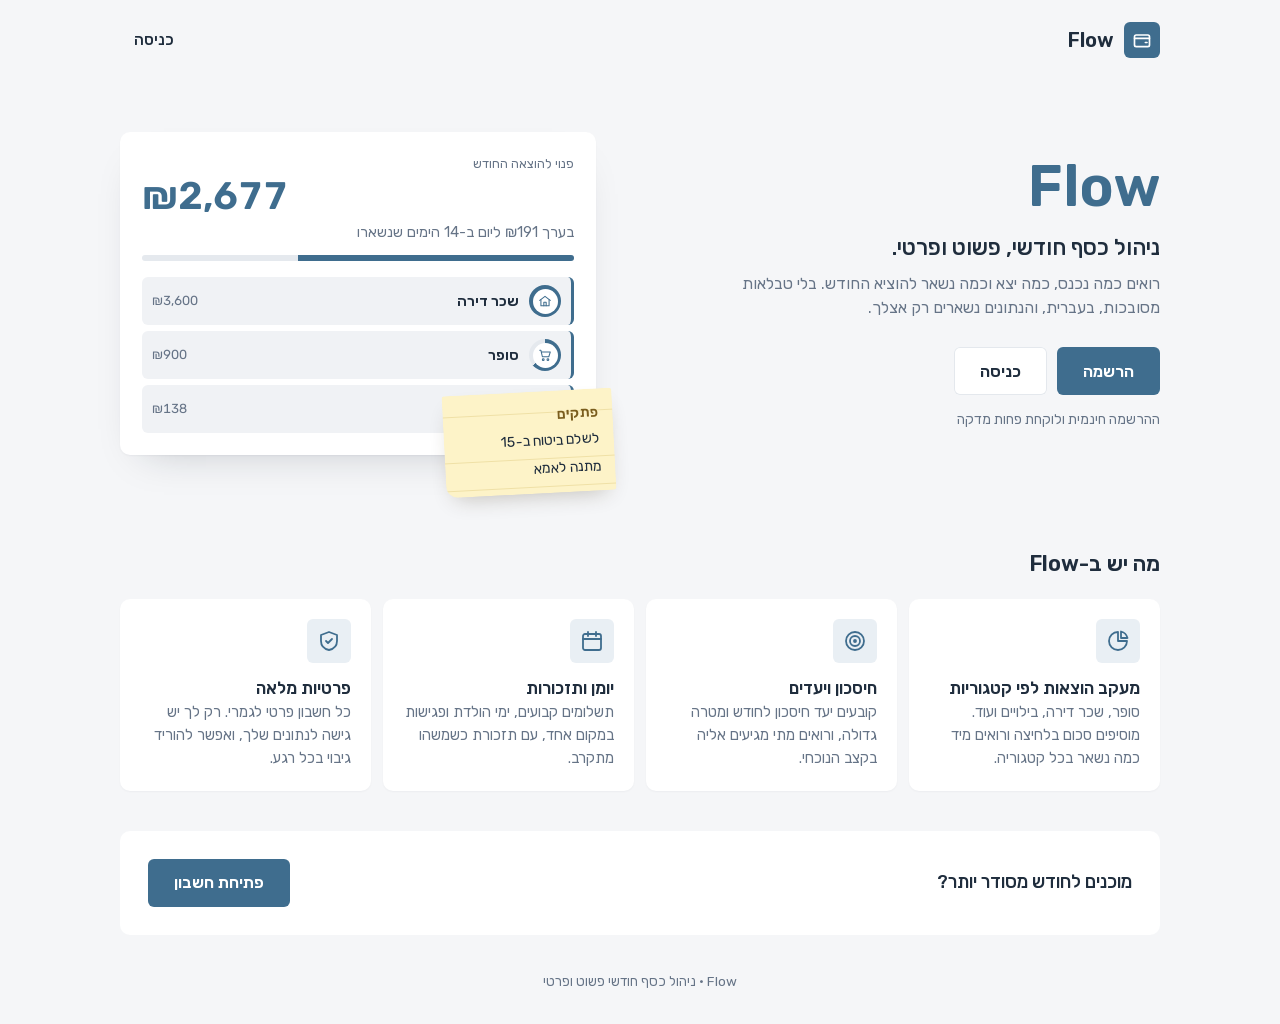
<file: templates/welcome.html>
<!doctype html>
<html lang="he" dir="rtl">
<head>
<meta charset="utf-8">
<meta name="viewport" content="width=device-width,initial-scale=1,viewport-fit=cover">
<title>Flow · ניהול כסף חודשי פשוט ופרטי</title>
<meta name="description" content="Flow הוא אתר לניהול כסף חודשי: מעקב הוצאות לפי קטגוריות, יעדי חיסכון, יומן ותזכורות לתשלומים. פשוט, בעברית, והנתונים שלך פרטיים לגמרי.">
<meta name="robots" content="index,follow">
<meta property="og:type" content="website">
<meta property="og:locale" content="he_IL">
<meta property="og:site_name" content="Flow">
<meta property="og:title" content="Flow · ניהול כסף חודשי פשוט ופרטי">
<meta property="og:description" content="מעקב הוצאות לפי קטגוריות, חיסכון ויעדים, יומן ותזכורות. הנתונים שלך פרטיים לגמרי.">
<meta name="twitter:card" content="summary">
<link rel="manifest" href="/manifest.webmanifest">
<link rel="icon" href="/static/icons/icon.svg" type="image/svg+xml">
<link rel="apple-touch-icon" href="/static/icons/icon-192.png">
<meta name="theme-color" content="#f5f6f8">
<link rel="stylesheet" href="/static/fonts.css">
<script type="application/ld+json">
{"@context":"https://schema.org","@type":"WebApplication","name":"Flow","inLanguage":"he","applicationCategory":"FinanceApplication","operatingSystem":"Web",
 "description":"אתר לניהול כסף חודשי: מעקב הוצאות לפי קטגוריות, יעדי חיסכון, יומן ותזכורות. פשוט ופרטי.",
 "offers":{"@type":"Offer","price":"0","priceCurrency":"ILS"}}
</script>
<style>
/* same tokens as the app (default blue theme) */
:root{
  --bg:#f5f6f8; --surface:#ffffff; --surface-2:#f0f2f5; --fg:#1f2d3d; --muted:#667487; --line:#e4e8ed;
  --accent:#3f6d8e; --accent-soft:#e9eff4; --track:#e5e9ee; --note:#fdf3c8; --note-line:#efe0a6; --note-head:#7a5d1e;
  --r:10px; --r-s:6px; --tap:48px;
  --body:"Rubik","Assistant",system-ui,-apple-system,"Segoe UI",Arial,sans-serif;
  color-scheme:light;
}
@media (prefers-color-scheme:dark){:root:not([data-theme="light"]){
  --bg:#12171d; --surface:#192029; --surface-2:#202833; --fg:#e4e9ef; --muted:#93a0af; --line:#2a333f;
  --accent:#8fb3d0; --accent-soft:#223140; --track:#26303b; --note:#2a2a22; --note-line:#3a3a2e; --note-head:#d9c48a; color-scheme:dark}}
:root[data-theme="dark"]{
  --bg:#12171d; --surface:#192029; --surface-2:#202833; --fg:#e4e9ef; --muted:#93a0af; --line:#2a333f;
  --accent:#8fb3d0; --accent-soft:#223140; --track:#26303b; --note:#2a2a22; --note-line:#3a3a2e; --note-head:#d9c48a; color-scheme:dark}
*{box-sizing:border-box}
html{padding-top:env(safe-area-inset-top,0px);padding-bottom:env(safe-area-inset-bottom,0px)}
body{margin:0;background:var(--bg);color:var(--fg);font-family:var(--body);font-size:16px;line-height:1.55}
a{color:inherit}
.wrap{max-width:1080px;margin:0 auto;padding-inline:max(20px,env(safe-area-inset-left,0px)) max(20px,env(safe-area-inset-right,0px))}
.num{font-variant-numeric:tabular-nums;direction:ltr;unicode-bidi:isolate}
svg.ic{width:24px;height:24px;fill:none;stroke:currentColor;stroke-width:1.8;stroke-linecap:round;stroke-linejoin:round;flex:none}
:focus-visible{outline:2px solid var(--accent);outline-offset:2px}

/* top bar */
.bar{display:flex;align-items:center;justify-content:space-between;gap:12px;padding-block:18px}
.brand{display:flex;align-items:center;gap:10px;font-weight:600;font-size:1.25rem;text-decoration:none}
.mark{width:36px;height:36px;border-radius:var(--r-s);background:var(--accent);color:var(--surface);display:grid;place-items:center}
.mark svg.ic{width:20px;height:20px;stroke-width:2}
.bar a.link{display:inline-flex;align-items:center;min-height:44px;padding:0 14px;border-radius:var(--r-s);text-decoration:none;font-weight:500}
.bar a.link:hover{background:var(--surface)}

/* buttons */
.btn{display:inline-flex;align-items:center;justify-content:center;gap:8px;min-height:var(--tap);padding:0 26px;border-radius:var(--r-s);font-weight:600;font-size:1.02rem;text-decoration:none;transition:filter .15s,background .15s}
.btn.primary{background:var(--accent);color:var(--surface)}
.btn.primary:hover{filter:brightness(1.08)}
.btn.ghost{background:var(--surface);color:var(--fg);box-shadow:inset 0 0 0 1px var(--line)}
.btn.ghost:hover{background:var(--accent-soft)}

/* hero */
.hero{display:grid;grid-template-columns:minmax(0,1.1fr) minmax(0,1fr);gap:40px;align-items:center;padding-block:40px 56px}
.hero h1{font-size:clamp(2.6rem,7vw,3.6rem);line-height:1.05;font-weight:600;letter-spacing:-.01em;margin:0;color:var(--accent)}
.hero .lead{font-size:clamp(1.15rem,2.6vw,1.4rem);font-weight:500;margin:14px 0 6px;max-width:30ch;text-wrap:balance}
.hero .sub{color:var(--muted);margin:0 0 26px;max-width:44ch}
.ctas{display:flex;gap:10px;flex-wrap:wrap}
.ctas .hint{flex-basis:100%;color:var(--muted);font-size:.88rem;margin-top:4px}

/* preview: a small, static picture of the app */
.preview{position:relative;padding-block:12px}
.pcard{background:var(--surface);border-radius:var(--r);padding:22px;box-shadow:0 1px 2px rgb(20 30 45 / .04),0 18px 40px -24px rgb(20 30 45 / .25)}
.pcard .lbl{font-size:.82rem;color:var(--muted)}
.pcard .big{font-size:2.4rem;font-weight:600;color:var(--accent);line-height:1.15}
.pcard .per{color:var(--muted);font-size:.92rem;margin:2px 0 12px}
.pbar{height:6px;border-radius:3px;background:var(--track);overflow:hidden}
.pbar i{display:block;height:100%;width:64%;background:var(--accent)}
.prows{display:flex;flex-direction:column;gap:6px;margin-top:16px}
.prow{display:flex;align-items:center;gap:10px;background:var(--surface-2);border-radius:var(--r-s);padding:8px 10px;border-inline-start:3px solid var(--accent)}
.prow .ring{width:32px;height:32px;border-radius:50%;display:grid;place-items:center;background:conic-gradient(var(--accent) calc(var(--p)*1%),var(--track) 0)}
.prow .ring span{width:25px;height:25px;border-radius:50%;background:var(--surface);display:grid;place-items:center;color:var(--accent)}
.prow .ring svg.ic{width:14px;height:14px}
.prow b{font-weight:600;font-size:.92rem;flex:1}
.prow small{color:var(--muted);font-size:.82rem}
.pnote{position:absolute;inset-inline-start:-18px;bottom:-26px;width:170px;background:var(--note);color:var(--fg);padding:14px 14px 10px;border-radius:3px 3px 3px 12px;transform:rotate(-3deg);
  box-shadow:0 10px 22px -10px rgb(60 45 20 / .3);font-size:.88rem;line-height:28px;
  background-image:repeating-linear-gradient(to bottom,transparent 0 27px,var(--note-line) 27px 28px);background-position:0 40px}
.pnote strong{display:block;color:var(--note-head);font-weight:600;line-height:1.4;margin-bottom:2px}

/* features */
.features{padding-block:24px 40px}
.features h2{font-size:1.35rem;font-weight:600;margin:0 0 18px}
.fgrid{display:grid;grid-template-columns:repeat(4,minmax(0,1fr));gap:12px;list-style:none;margin:0;padding:0}
.fgrid li{background:var(--surface);border-radius:var(--r);padding:20px;display:flex;flex-direction:column;gap:8px;box-shadow:0 1px 2px rgb(20 30 45 / .04)}
.ficon{flex:none;width:44px;height:44px;border-radius:var(--r-s);background:var(--accent-soft);color:var(--accent);display:grid;place-items:center}
.fgrid h3{margin:4px 0 0;font-size:1.05rem;font-weight:600}
.fgrid p{margin:0;color:var(--muted);font-size:.94rem}

/* closing call to action */
.end{background:var(--surface);border-radius:var(--r);padding:28px;display:flex;align-items:center;justify-content:space-between;gap:16px 24px;flex-wrap:wrap;margin-bottom:28px}
.end p{margin:0;font-size:1.15rem;font-weight:500}
footer{color:var(--muted);font-size:.85rem;padding-block:8px 32px;text-align:center}

@media (max-width:900px){.fgrid{grid-template-columns:repeat(2,minmax(0,1fr))}}
@media (max-width:760px){
  .hero{grid-template-columns:1fr;gap:28px;padding-block:20px 48px}
  .preview{max-width:440px;margin-inline:auto;width:100%}
  .pnote{inset-inline-start:auto;inset-inline-end:-6px;bottom:-30px;width:150px}
}
@media (max-width:520px){
  .fgrid{grid-template-columns:1fr}
  .fgrid li{flex-direction:row;align-items:flex-start;gap:14px;padding:16px}
  .fgrid h3{margin:0}
  .ctas .btn{flex:1 1 140px}
  .end{padding:20px}
  .end .btn{width:100%}
  .pnote{display:none}
}
@media (prefers-reduced-motion:reduce){*{transition:none!important}}
</style>
</head>
<body>
<header class="wrap bar">
  <a class="brand" href="/" aria-label="Flow, דף הבית">
    <span class="mark"><svg class="ic" viewBox="0 0 24 24" aria-hidden="true"><rect x="3" y="6" width="18" height="14" rx="2"/><path d="M3 10h18M16 15h2"/></svg></span>
    Flow
  </a>
  <a class="link" href="/login">כניסה</a>
</header>

<main>
  <section class="wrap hero">
    <div>
      <h1>Flow</h1>
      <p class="lead">ניהול כסף חודשי, פשוט ופרטי.</p>
      <p class="sub">רואים כמה נכנס, כמה יצא וכמה נשאר להוציא החודש. בלי טבלאות מסובכות, בעברית, והנתונים נשארים רק אצלך.</p>
      <div class="ctas">
        <a class="btn primary" href="/register">הרשמה</a>
        <a class="btn ghost" href="/login">כניסה</a>
        <span class="hint">ההרשמה חינמית ולוקחת פחות מדקה</span>
      </div>
    </div>

    <div class="preview" aria-hidden="true">
      <div class="pcard">
        <div class="lbl">פנוי להוצאה החודש</div>
        <div class="big num">₪2,677</div>
        <div class="per">בערך ₪191 ליום ב-14 הימים שנשארו</div>
        <div class="pbar"><i></i></div>
        <div class="prows">
          <div class="prow"><span class="ring" style="--p:100"><span><svg class="ic" viewBox="0 0 24 24"><path d="M3 11l9-7 9 7"/><path d="M5 10v10h14V10"/><path d="M10 20v-6h4v6"/></svg></span></span><b>שכר דירה</b><small class="num">₪3,600</small></div>
          <div class="prow"><span class="ring" style="--p:64"><span><svg class="ic" viewBox="0 0 24 24"><circle cx="9" cy="20" r="1.5"/><circle cx="17" cy="20" r="1.5"/><path d="M3 4h2l2.5 11h11L21 7H6.2"/></svg></span></span><b>סופר</b><small class="num">₪900</small></div>
          <div class="prow"><span class="ring" style="--p:30"><span><svg class="ic" viewBox="0 0 24 24"><path d="M7 3v8M5 3v5a2 2 0 004 0V3M7 11v10"/><path d="M17 3c-2.2 2-2.2 6 0 8v10"/></svg></span></span><b>אוכל בחוץ</b><small class="num">₪138</small></div>
        </div>
      </div>
      <div class="pnote"><strong>פתקים</strong>לשלם ביטוח ב-15<br>מתנה לאמא</div>
    </div>
  </section>

  <section class="wrap features" aria-labelledby="whyTitle">
    <h2 id="whyTitle">מה יש ב-Flow</h2>
    <ul class="fgrid">
      <li>
        <span class="ficon"><svg class="ic" viewBox="0 0 24 24" aria-hidden="true"><path d="M12 3a9 9 0 109 9h-9z"/><path d="M15 2.5A9 9 0 0121.5 9H15z"/></svg></span>
        <div><h3>מעקב הוצאות לפי קטגוריות</h3><p>סופר, שכר דירה, בילויים ועוד. מוסיפים סכום בלחיצה ורואים מיד כמה נשאר בכל קטגוריה.</p></div>
      </li>
      <li>
        <span class="ficon"><svg class="ic" viewBox="0 0 24 24" aria-hidden="true"><circle cx="12" cy="12" r="9"/><circle cx="12" cy="12" r="5"/><circle cx="12" cy="12" r="1"/></svg></span>
        <div><h3>חיסכון ויעדים</h3><p>קובעים יעד חיסכון לחודש ומטרה גדולה, ורואים מתי מגיעים אליה בקצב הנוכחי.</p></div>
      </li>
      <li>
        <span class="ficon"><svg class="ic" viewBox="0 0 24 24" aria-hidden="true"><rect x="3" y="5" width="18" height="16" rx="2"/><path d="M3 10h18M8 3v4M16 3v4"/></svg></span>
        <div><h3>יומן ותזכורות</h3><p>תשלומים קבועים, ימי הולדת ופגישות במקום אחד, עם תזכורת כשמשהו מתקרב.</p></div>
      </li>
      <li>
        <span class="ficon"><svg class="ic" viewBox="0 0 24 24" aria-hidden="true"><path d="M12 3l8 3v6c0 5-3.5 8-8 9-4.5-1-8-4-8-9V6z"/><path d="M9 12l2 2 4-4"/></svg></span>
        <div><h3>פרטיות מלאה</h3><p>כל חשבון פרטי לגמרי. רק לך יש גישה לנתונים שלך, ואפשר להוריד גיבוי בכל רגע.</p></div>
      </li>
    </ul>
  </section>

  <section class="wrap">
    <div class="end">
      <p>מוכנים לחודש מסודר יותר?</p>
      <a class="btn primary" href="/register">פתיחת חשבון</a>
    </div>
  </section>
</main>

<footer class="wrap">Flow · ניהול כסף חודשי פשוט ופרטי</footer>
</body>
</html>
</file>
<file: static/fonts.css>
/* Local copies of Google Fonts (Assistant, Secular One, Rubik) so the app works offline */
@font-face{font-family:"Rubik";font-style:normal;font-weight:300 900;font-display:swap;src:url(/static/fonts/rubik-hebrew-variable.woff2) format("woff2-variations"),url(/static/fonts/rubik-hebrew-variable.woff2) format("woff2");unicode-range:U+0307-0308,U+0590-05FF,U+200C-2010,U+20AA,U+25CC,U+FB1D-FB4F}
@font-face{font-family:"Rubik";font-style:normal;font-weight:300 900;font-display:swap;src:url(/static/fonts/rubik-latin-variable.woff2) format("woff2-variations"),url(/static/fonts/rubik-latin-variable.woff2) format("woff2");unicode-range:U+0000-00FF,U+0131,U+0152-0153,U+02BB-02BC,U+02C6,U+02DA,U+02DC,U+0304,U+0308,U+0329,U+2000-206F,U+2074,U+20AC,U+2122,U+2191,U+2193,U+2212,U+2215,U+FEFF,U+FFFD}
@font-face{font-family:"Assistant";font-style:normal;font-weight:400;font-display:swap;src:url(/static/fonts/assistant-hebrew-400-normal.woff2) format("woff2");unicode-range:U+0307-0308,U+0590-05FF,U+200C-2010,U+20AA,U+25CC,U+FB1D-FB4F}
@font-face{font-family:"Assistant";font-style:normal;font-weight:400;font-display:swap;src:url(/static/fonts/assistant-latin-400-normal.woff2) format("woff2");unicode-range:U+0000-00FF,U+0131,U+0152-0153,U+02BB-02BC,U+02C6,U+02DA,U+02DC,U+0304,U+0308,U+0329,U+2000-206F,U+2074,U+20AC,U+2122,U+2191,U+2193,U+2212,U+2215,U+FEFF,U+FFFD}
@font-face{font-family:"Assistant";font-style:normal;font-weight:600;font-display:swap;src:url(/static/fonts/assistant-hebrew-600-normal.woff2) format("woff2");unicode-range:U+0307-0308,U+0590-05FF,U+200C-2010,U+20AA,U+25CC,U+FB1D-FB4F}
@font-face{font-family:"Assistant";font-style:normal;font-weight:600;font-display:swap;src:url(/static/fonts/assistant-latin-600-normal.woff2) format("woff2");unicode-range:U+0000-00FF,U+0131,U+0152-0153,U+02BB-02BC,U+02C6,U+02DA,U+02DC,U+0304,U+0308,U+0329,U+2000-206F,U+2074,U+20AC,U+2122,U+2191,U+2193,U+2212,U+2215,U+FEFF,U+FFFD}
@font-face{font-family:"Assistant";font-style:normal;font-weight:700;font-display:swap;src:url(/static/fonts/assistant-hebrew-700-normal.woff2) format("woff2");unicode-range:U+0307-0308,U+0590-05FF,U+200C-2010,U+20AA,U+25CC,U+FB1D-FB4F}
@font-face{font-family:"Assistant";font-style:normal;font-weight:700;font-display:swap;src:url(/static/fonts/assistant-latin-700-normal.woff2) format("woff2");unicode-range:U+0000-00FF,U+0131,U+0152-0153,U+02BB-02BC,U+02C6,U+02DA,U+02DC,U+0304,U+0308,U+0329,U+2000-206F,U+2074,U+20AC,U+2122,U+2191,U+2193,U+2212,U+2215,U+FEFF,U+FFFD}
@font-face{font-family:"Secular One";font-style:normal;font-weight:400;font-display:swap;src:url(/static/fonts/secular-one-hebrew-400-normal.woff2) format("woff2");unicode-range:U+0307-0308,U+0590-05FF,U+200C-2010,U+20AA,U+25CC,U+FB1D-FB4F}
@font-face{font-family:"Secular One";font-style:normal;font-weight:400;font-display:swap;src:url(/static/fonts/secular-one-latin-400-normal.woff2) format("woff2");unicode-range:U+0000-00FF,U+0131,U+0152-0153,U+02BB-02BC,U+02C6,U+02DA,U+02DC,U+0304,U+0308,U+0329,U+2000-206F,U+2074,U+20AC,U+2122,U+2191,U+2193,U+2212,U+2215,U+FEFF,U+FFFD}
</file>
